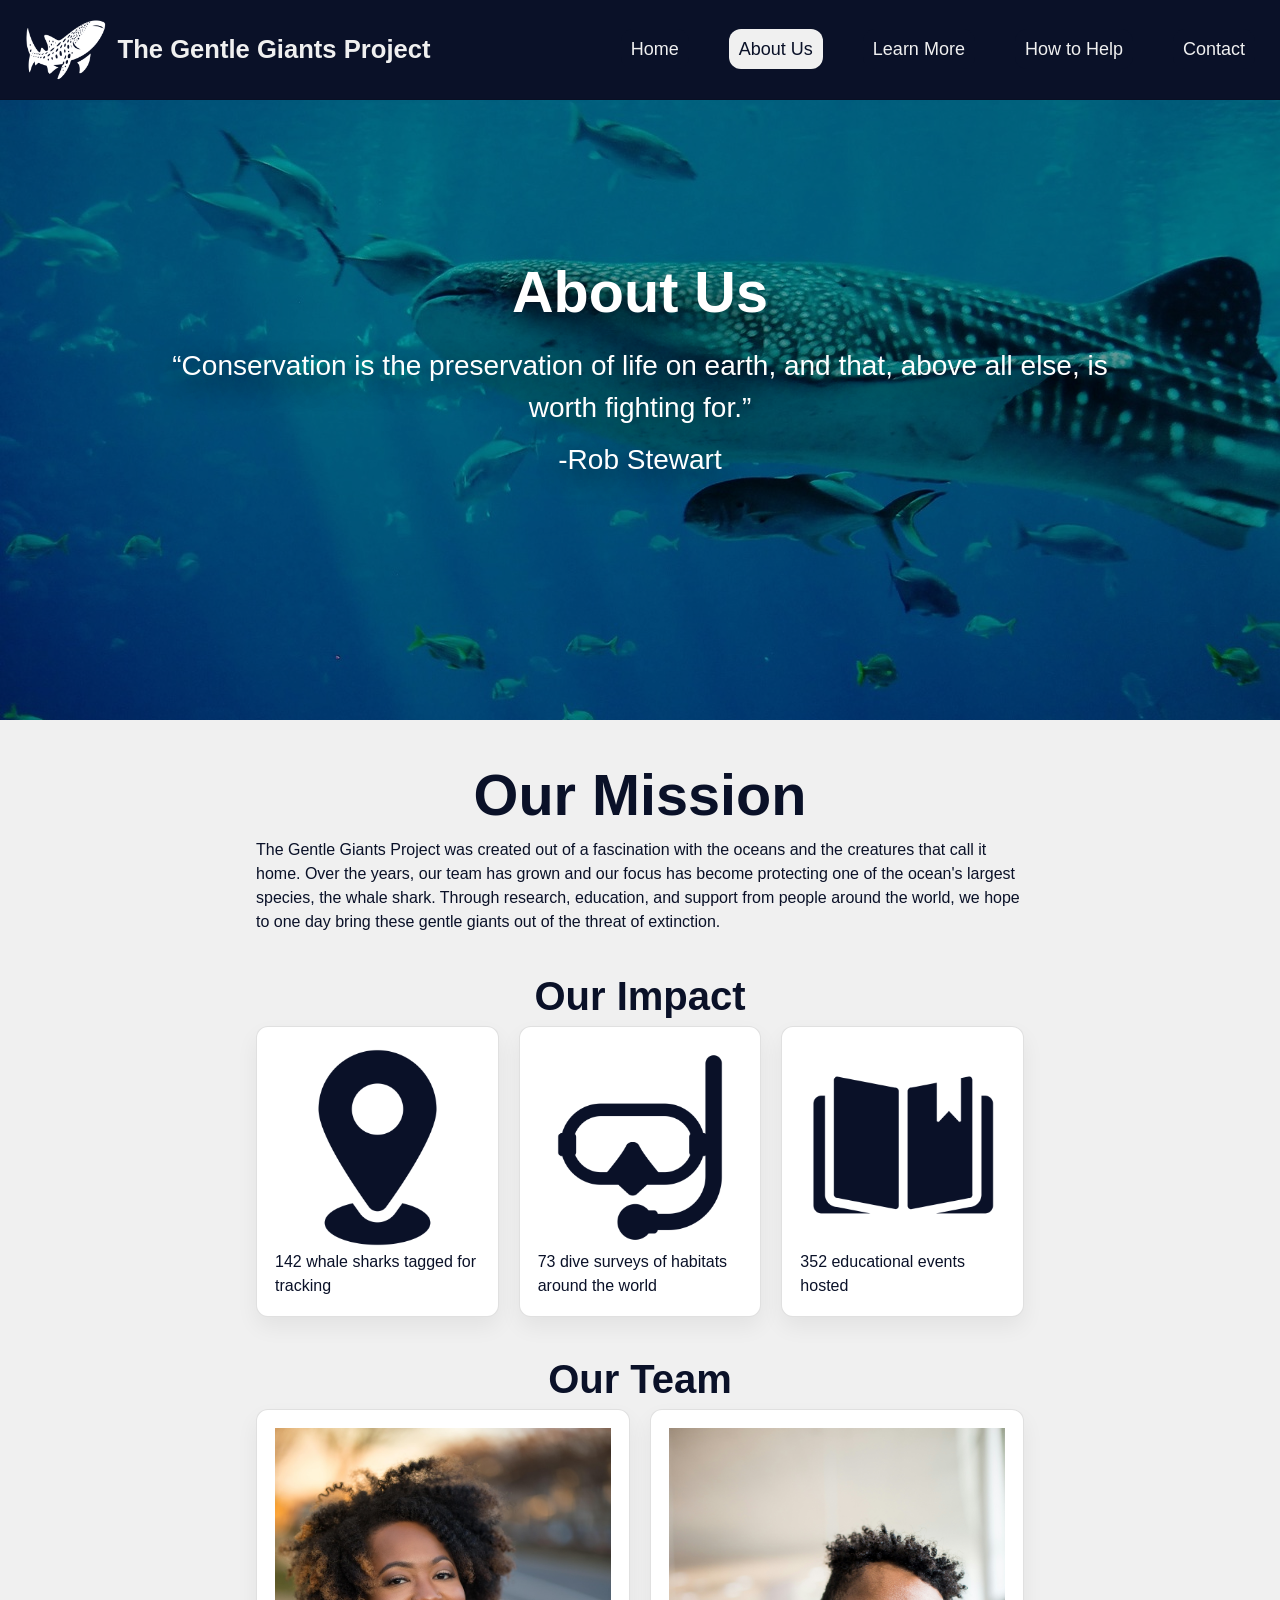
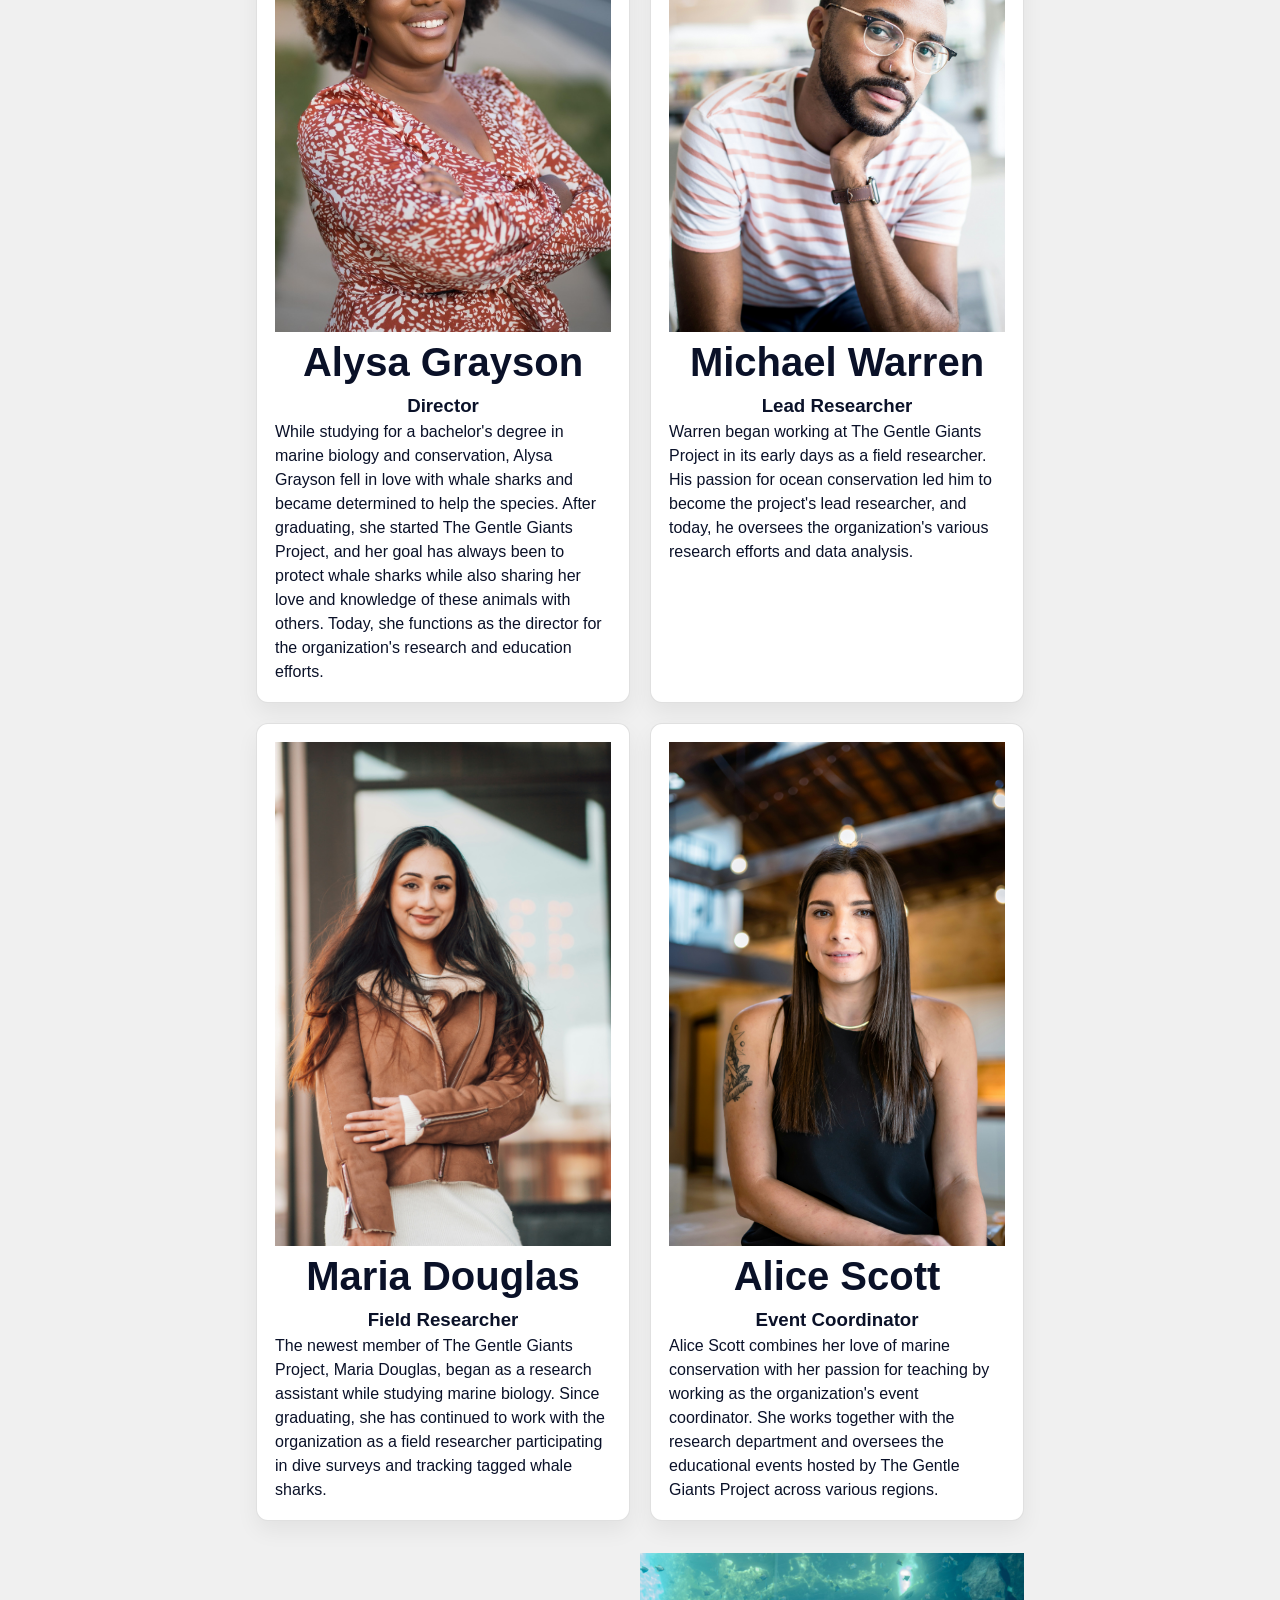
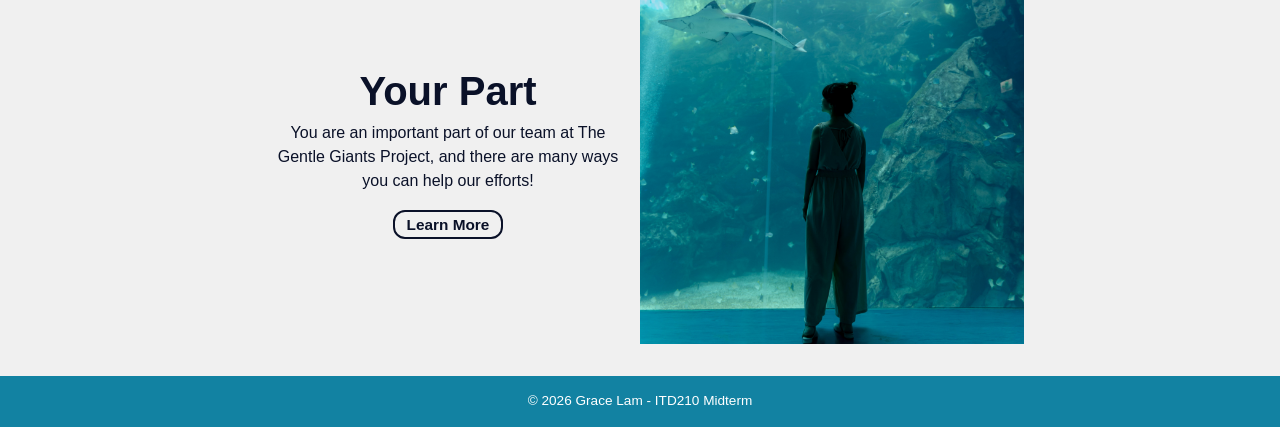
<file: about.html>
<!DOCTYPE html>
<html lang="en">
<head>
    <meta charset="UTF-8">
    <meta name="viewport" content="width=device-width, initial-scale=1.0">
    <title>About Us</title>
    <link rel="stylesheet" href="style2.css">
</head>
<body>
    
    <header class="header">

<!-- Branding section with logo and company name -->
         <div class="brand">
            <img src="images/brand_icon.png" alt="whale shark icon">
            <span>The Gentle Giants Project</span>
         </div>

<!-- desktop/main navigation -->
        <nav class="main_nav">
            <ul>
                <li><a href="index.html">Home</a></li>
                <li><a class="active" href="about.html">About Us</a></li>
                <li><a href="learn.html">Learn More</a></li>
                <li><a href="help.html">How to Help</a></li>
                <li><a href="contact.html">Contact</a></li>
            </ul>
        </nav>

<!-- mobile toggle -->
        <button class="mobile_toggle" id="mobileToggle" aria-label="Open navigation" aria-expanded="false">
              <span aria-hidden="true"></span>
        </button>

<!-- mobile nav -->
        <ul class="mobile_nav" id="mobileNav">
                <li><a href="index.html">Home</a></li>
                <li><a class="active" href="about.html">About Us</a></li>
                <li><a href="learn.html">Learn More</a></li>
                <li><a href="help.html">How to Help</a></li>
                <li><a href="contact.html">Contact</a></li>
            </ul>

    </header>

    <main>
<!-- Hero section -->
        <section class="hero">
            <div class="hero_img">
                <img src="images/hero_img.jpg" alt="whale shark swimming with various fish">
            </div>

            <div class="hero_text">
                <h1>About Us</h1>
                <p class="quote">“Conservation is the preservation of life on earth, and that, above all else, is worth fighting for.”</p>
                <p>-Rob Stewart</p>
            </div>
        </section>

<!-- mission/history section -->
        <section class="mission">
            <h2>Our Mission</h2>
            <p>The Gentle Giants Project was created out of a fascination with the oceans and the creatures that call it home. Over the years, our team has grown and our focus has become protecting one of the ocean's largest species, the whale shark. Through research, education, and support from people around the world, we hope to one day bring these gentle giants out of the threat of extinction.</p>
        </section>

<!-- impact statistics -->
        <section class="impact">
            <h2>Our Impact</h2>

            <div class="impact_wrapper">
                <div class="card">
                    <img src="images/tag.png" alt="location pin symbol">
                    <p>142 whale sharks tagged for tracking</p>
                </div>

                <div class="card">
                    <img src="images/dive.png" alt="illustration of a diving mask">
                    <p>73 dive surveys of habitats around the world</p>
                </div>

                <div class="card">
                    <img src="images/education.png" alt="illustration of an open book">
                    <p>352 educational events hosted</p>
                </div>
            </div>
        </section>

<!-- team section -->
        <section class="team">
            <h2>Our Team</h2>

            <div class="team_wrapper">
                <div class="card">
                    <img src="images/team1.jpg" alt="Portrait of a woman outside">
                    <h3 class="name">Alysa Grayson</h3>
                    <h3>Director</h3>
                    <p>While studying for a bachelor's degree in marine biology and conservation, Alysa Grayson fell in love with whale sharks and became determined to help the species. After graduating, she started The Gentle Giants Project, and her goal has always been to protect whale sharks while also sharing her love and knowledge of these animals with others. Today, she functions as the director for the organization's research and education efforts.</p>
                </div>

                <div class="card">
                    <img src="images/team2.jpg" alt="portrait of a man">
                    <h3 class="name">Michael Warren</h3>
                    <h3>Lead Researcher</h3>
                    <p>Warren began working at The Gentle Giants Project in its early days as a field researcher. His passion for ocean conservation led him to become the project's lead researcher, and today, he oversees the organization's various research efforts and data analysis.</p>
                </div>

                <div class="card">
                    <img src="images/team3.jpg" alt="portrait of a young woman">
                    <h3 class="name">Maria Douglas</h3>
                    <h3>Field Researcher</h3>
                    <p>The newest member of The Gentle Giants Project, Maria Douglas, began as a research assistant while studying marine biology. Since graduating, she has continued to work with the organization as a field researcher participating in dive surveys and tracking tagged whale sharks.</p>
                </div>

                <div class="card">
                    <img src="images/team4.jpg" alt="portrait of a woman">
                    <h3 class="name">Alice Scott</h3>
                    <h3>Event Coordinator</h3>
                    <p>Alice Scott combines her love of marine conservation with her passion for teaching by working as the organization's event coordinator. She works together with the research department and oversees the educational events hosted by The Gentle Giants Project across various regions.
                    </p>
                </div>
            </div>
        </section>

<!-- how to help section -->
        <section class="part">
            <div class="part_wrapper">
                <div class="part_text">
                    <h2>Your Part</h2>
                    <p>You are an important part of our team at The Gentle Giants Project, and there are many ways you can help our efforts!</p>
                    <a href="help.html">Learn More</a>
                </div>

                <img src="images/aquarium.jpg" alt="woman standing in front of an aquarium tank">
            </div>
        </section>

    </main>

<!-- footer -->
   <footer>
        &copy; 2026 Grace Lam - ITD210 Midterm
    </footer>


<!-- Javascript -->
  <script>

/* Mobile Navigation javascript */

const toggle = document.getElementById("mobileToggle");

const mobileNav = document.getElementById("mobileNav");

toggle.addEventListener("click", () => {

  const isOpen = mobileNav.classList.toggle("open");

  toggle.setAttribute("aria-expanded", String(isOpen));
});

 </script>
</body>
</html>
</file>
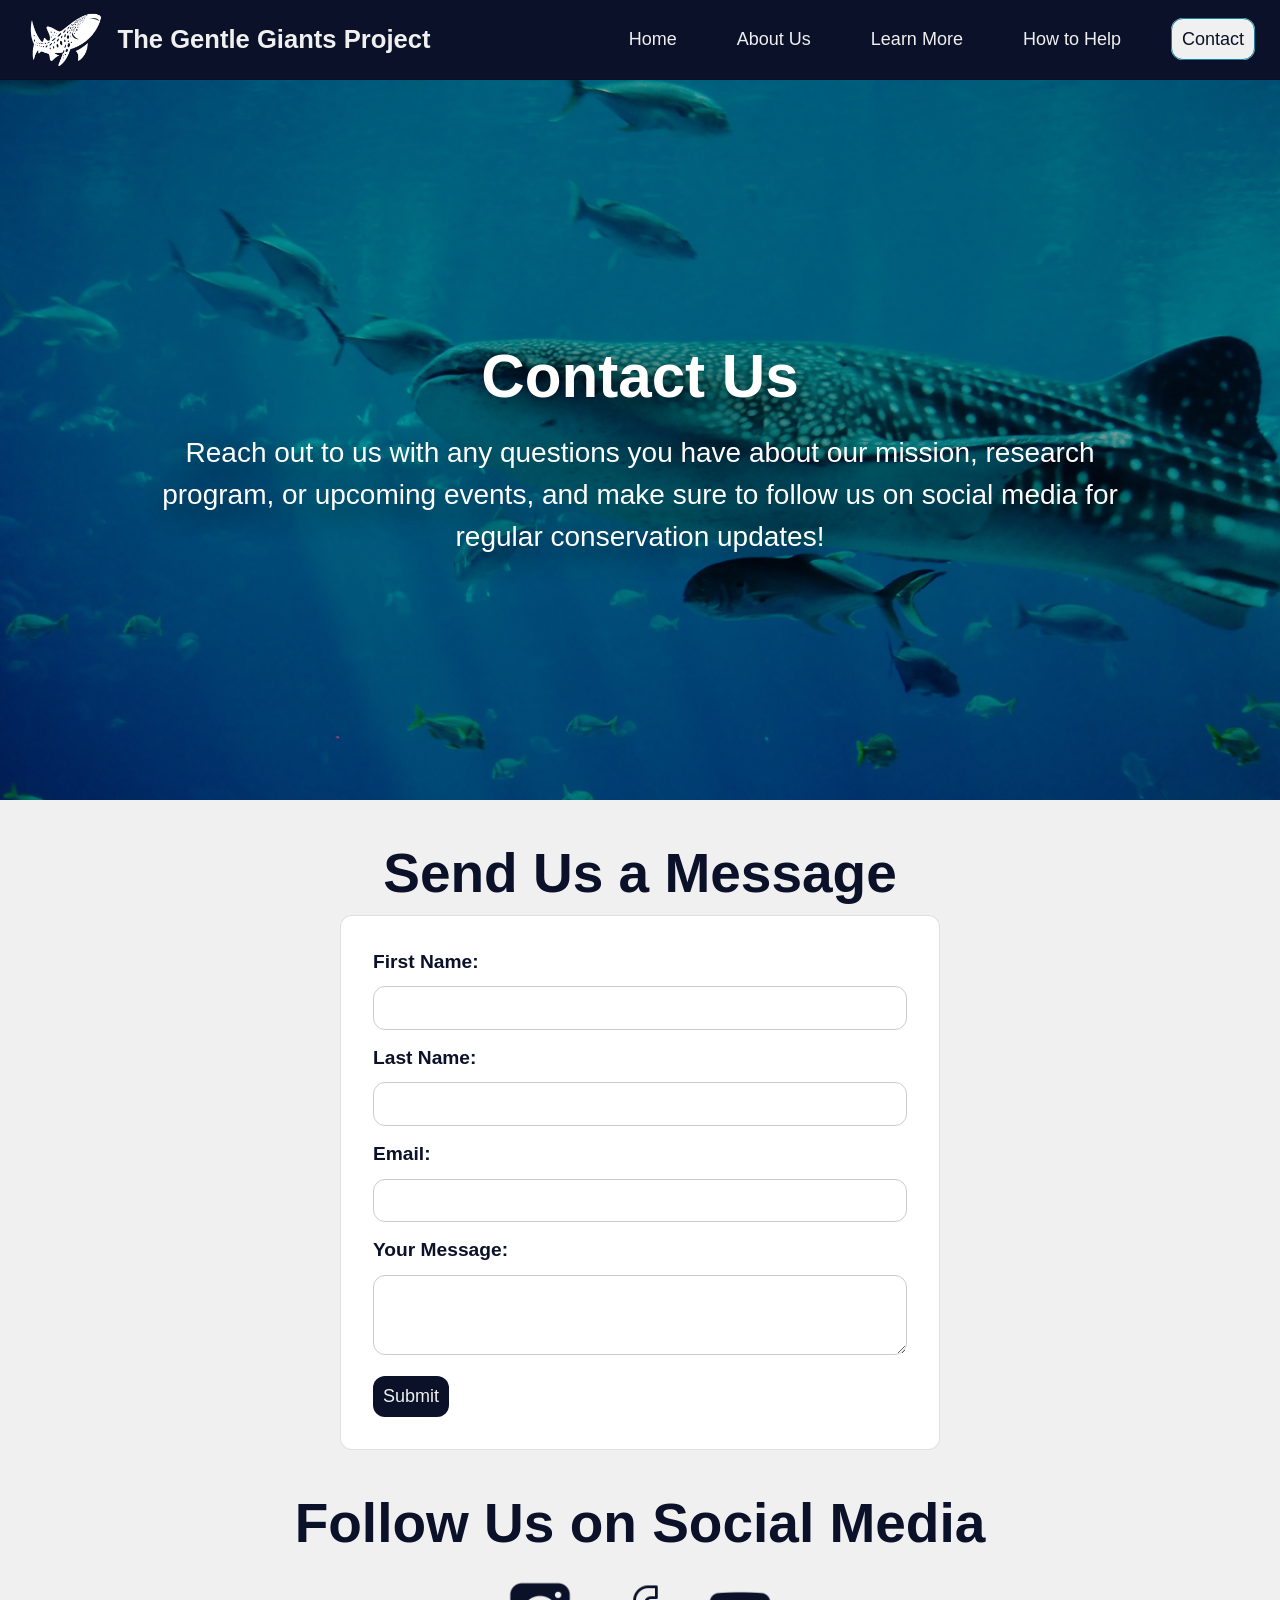
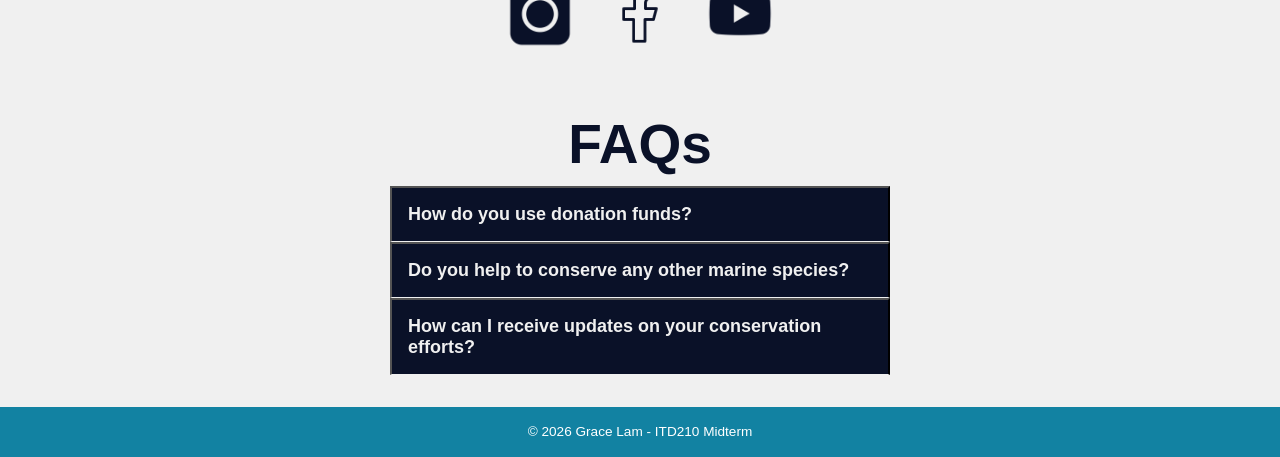
<file: contact.html>
<!DOCTYPE html>
<html lang="en">
<head>
    <meta charset="UTF-8">
    <meta name="viewport" content="width=device-width, initial-scale=1.0">
    <title>Contact Us</title>
    <link rel="stylesheet" href="style3.css">
</head>
<body>

    <!-- Header with brand logo and the navigation section-->
    <header class="header">

<!-- Branding section with logo and company name -->
         <div class="brand">
            <img src="images/brand_icon.png" alt="whale shark icon">
            <span>The Gentle Giants Project</span>
         </div>

<!-- desktop/main navigation -->
        <nav class="main_nav">
            <ul>
                <li><a href="index.html">Home</a></li>
                <li><a href="about.html">About Us</a></li>
                <li><a href="learn.html">Learn More</a></li>
                <li><a href="help.html">How to Help</a></li>
                <li><a class="active" href="contact.html">Contact</a></li>
            </ul>
        </nav>

<!-- mobile toggle -->
        <button class="mobile_toggle" id="mobileToggle" aria-label="Open navigation" aria-expanded="false">
              <span aria-hidden="true"></span>
        </button>

<!-- mobile nav -->
        <ul class="mobile_nav" id="mobileNav">
                <li><a href="index.html">Home</a></li>
                <li><a href="about.html">About Us</a></li>
                <li><a href="learn.html">Learn More</a></li>
                <li><a href="help.html">How to Help</a></li>
                <li><a class="active" href="contact.html">Contact</a></li>
            </ul>

    </header>
    
    <!-- Hero section -->
    <section class="hero">
        <div class="hero_img">
            <img src="images/contact_hero.jpg" alt="Whale shark and fish swimming">
        </div>

        <div class="hero_text">
            <h1 class="hero_text">Contact Us</h1>
            <p>Reach out to us with any questions you have about our mission, research program, or upcoming events, and make sure to follow us on social media for regular conservation updates!</p>
        </div>

    </section>

    <!-- Message form section -->
    <section class="message">
        <h2>Send Us a Message</h2>
        <div class="message_wrapper">
            <div class="form_wrapper">
                <form class="message_form" action="#">
                    <!-- first name -->
                    <label for="fName">First Name:</label>
                    <input type="text" id="fName" name="firstName"> 

                    <!-- last name -->
                    <label for="lName">Last Name:</label>
                    <input type="text" id="lName" name="lastName"> 

                    <!-- email address -->
                    <label for="email">Email:</label>
                    <input type="email" id="email" name="email">

                    <!-- message/comment -->
                    <label for="comment">Your Message:</label>
                    <textarea name="comment" id="comment"></textarea>

                    <!-- submit button -->
                    <button>Submit</button>
                </form>
            </div>
        </div>
    </section>

    <!-- social media links -->
    <section class="social">
        <h2>Follow Us on Social Media</h2>
        <div class="social_wrapper">
            <a href="#">
                <img src="images/instagram.png" alt="instagram logo icon">
            </a>

            <a href="#">
                <img src="images/facebook.png" alt="facebook logo icon">
            </a>

            <a href="#">
                <img src="images/youtube.png" alt="youtube logo icon">
            </a>
        </div>
    </section>

    <!-- FAQ section -->
     <section class="questions">
        <h2>FAQs</h2>

        <button class="collapse">How do you use donation funds?</button>
            <div class="content">
                <p>The funds we receive from our supporters go towards our research program, habitat conservation efforts, and funding future educational events. </p>
            </div>
        
        <button class="collapse">Do you help to conserve any other marine species?</button>
            <div class="content">
                <p>The Gentle Giants Project focuses all of its time and resources on protecting whale sharks. However, our research and habitat work has positive effects for other species that share the ocean with whale sharks. We also partner with other marine conservation organizations that help other animals frequently.</p>
            </div>

        <button class="collapse">How can I receive updates on your conservation efforts?</button>
            <div class="content">
                <p>The best way to keep up to date with The Gentle Giants Project is to follow us on social media where we regularly post about our research, the whales we are tracking, and our upcoming events. We also keep our website up-to-date with our progress and events.</p>
            </div>

    <!-- how to create: https://www.w3schools.com/howto/howto_js_collapsible.asp  -->

     </section>

    <!-- footer -->
   <footer>
        &copy; 2026 Grace Lam - ITD210 Midterm
    </footer>

    <!-- Javascript -->
  <script>

    /* Mobile Navigation javascript */

    const toggle = document.getElementById("mobileToggle");

    const mobileNav = document.getElementById("mobileNav");

    toggle.addEventListener("click", () => {

    const isOpen = mobileNav.classList.toggle("open");

    toggle.setAttribute("aria-expanded", String(isOpen));
    });

    // collapsible faq javascript
    var coll = document.getElementsByClassName("collapse");
    var i;

    for (i = 0; i < coll.length; i++) {
        coll[i].addEventListener("click", function() {
            this.classList.toggle("active");
            var content = this.nextElementSibling; 
            if (content.style.display === "block") {
                content.style.display = "none";
            } else {
                content.style.display = "block";
            }
        });
    }   

 </script>
</body>
</html>

<!-- Citations -->
<!-- -	Image Credit (web source)
    o	File/Page: contact.html (Hero section)
    o	Image File: contact_hero.jpg
    o	Original creator: Jimmy Dominico
    o	Description: “whale shark and fish swimming”
    o	Source page: www.pixabay.com  
    o	License: free to use
    o	Accessed: 2026-4-20 -->

<!-- -	Image Credit (web source)
    o	File/Page: contact.html (social media section)
    o	Image File: instagram.png
    o	Original creator: Chehuna
    o	Description: "Instagram logo icon”
    o	Source page: www.thenounproject.com  
    o	License: royalty free license
    o	Accessed: 2026-4-20 -->

<!-- -	Image Credit (web source)
    o	File/Page: contact.html (social media section)
    o	Image File: facebook.png
    o	Original creator: Mert Guler
    o	Description: "Facebook logo icon”
    o	Source page: www.thenounproject.com  
    o	License: royalty free license
    o	Accessed: 2026-4-20 -->

<!-- -	Image Credit (web source)
    o	File/Page: contact.html (social media section)
    o	Image File: youtube.png
    o	Original creator: Dave Robson
    o	Description: "Youtube logo icon”
    o	Source page: www.thenounproject.com  
    o	License: royalty free license
    o	Accessed: 2026-4-20 -->

<!-- Source for Collapsible FAQ code help -->
 <!-- https://www.w3schools.com/howto/howto_js_collapsible.asp -->
</file>
<file: style2.css>
/* reset for entire page: margins and padding */
* {
    margin: 0;
    box-sizing: border-box;
}


/* Base styles for entire page */
:root{ 
    --bg: #f0f0f0;
    --ink: #0A1128;
    --card: #fff;
    --muted: #333333;
    --line: rgba(0,0,0,0.12);
    --radius: 12px;
    --shadow: 0 10px 22px rgba(0,0,0,.06);
    --space: 32px;
}

/* styles for body section */
/* styles for mobile first: screens under 600px */
body {
    background: var(--bg);
    color: var(--ink);
    font-family: 'Segoe UI', Tahoma, Geneva, Verdana, sans-serif;
    line-height: 1.5;
    overflow-x: hidden;
}

/* header styles */
header {
    position: fixed; top:0;left:0;width:100%;height:100px;
    background: #0A1128;
    border-bottom: 1px solid var(--line);
    /* header layout */
    display: flex;
    justify-content: space-between;
    align-items: center;

    padding: 0 20px;

    z-index: 10;
}

/* branding styles */
.brand {
    display: flex;
    align-items: center;
    gap: 8px;
    color: #f0f0f0;
    font-size: clamp(18px, 1.6rem, 26px);
    font-weight: 650;
}

.brand img {
    width: clamp(70px, 7vw, 100px);
    height: auto;
}

/* Main navigation styles */

/* layout */
.main_nav ul {
    display:flex;
    align-items: center;
    gap:20px;
    list-style-type: none;
}

/* link styles */
.main_nav a {
    text-decoration: none;
    color: #f0f0f0;
    background: #0A1128;
    font-size: clamp(12px, 3.5vh, 18px);
    font-weight:450;
    border-radius: var(--radius);
    padding: 10px;
}

.main_nav li {
    padding: 5px;
    margin-left: 10px;
}

/* style for active page */
.main_nav a.active {
    background: #f0f0f0;
    color: #0A1128;
}

/* hover style */
.main_nav a:hover {
    background: #1282A2;
}

/* Mobile navigation */

/* layout */
.mobile_nav li {
    display:flex;
    align-items: center;
    gap:20px;
    list-style-type: none;
}

/* link style */
.mobile_nav a {
    text-decoration: none;
    color: #f0f0f0;
    background: #0A1128;
    font-size: clamp(14px, 4vh, 20px);
    font-weight:450;
    border-radius: var(--radius);
    padding: 10px;
}

/* button for mobile menu */
.mobile_toggle {
   width:40px;height:40px;border-radius:999px;
   border:1px solid #0A1128;
   background:#f0f0f0;
   display:none;
   align-items:center;justify-content:center;
   cursor:pointer;
   z-index: 1000;
}

.mobile_toggle span{
  width:18px;height:2px;border-radius:999px;background:#111;
  position:relative;display:block;
}

.mobile_toggle span::before,
.mobile_toggle span::after{
  content:"";
  position:absolute;left:0;width:18px;height:2px;border-radius:999px;background:#111;
}
.mobile_toggle span::before{top:-6px;}
.mobile_toggle span::after{top:6px;}

/* media query to hide main nav and show mobile nav button */
@media(max-width:1200px){
  .main_nav{display:none;}
  .mobile_toggle{display:flex;}
}

/* mobile nav layout and style */
.mobile_nav{
  position:fixed;
  top:0;
  right:-100%;
  width:min(75vw,300px);
  height:100vh;
  background:#0A1128;
  opacity: 0.95;
  backdrop-filter:blur(18px);
  padding:88px 22px 24px;
  transition:right .35s ease;
  z-index:999;
}
.mobile_nav.open{right:0;}
.mobile_nav a{
  display:block;
  text-decoration:none;
  color:#f0f0f0;
  font-size:1.35rem;
  font-weight:700;
  padding:12px 10px;
  border-radius:14px;
}

.mobile_nav a:hover{
    background: #1282A2;
}

/* hero styles */
.hero {
    position: relative;
    min-height: 80vh;
    display: flex;
    justify-content: center;
    align-items: center;
    padding: clamp(48px, 8vh, 96px);
    overflow: hidden;
    margin-bottom: var(--space);
}

.hero img {
    position: absolute;
    z-index: 0;
    top: 50%;
    left: 50%;
    width: 100%;
    height: 100%;
    object-fit: cover;
    transform: translate(-50%, -50%);

    /* filter to make hero background darker so text is easier to read */
    filter: brightness(60%); 
}

.hero_text {
  position: relative;
  z-index: 3;
  max-width: 980px;
  padding: 0 12px;
}

.hero_text h1{
    color: #fff;
    font-size: clamp(40px, 4.5vw, 60px);
    font-weight: 700;
    max-width: 70ch;
    margin: 10px auto 0;
    text-shadow: 0 8px 28px rgba(0,0,0,0.75);
    text-align: center;
}

.hero_text p{
    color: #fff;
    font-size: clamp(28px, 2vw, 36px);
    font-weight: 400;
    max-width: 70ch;
    margin: 10px auto 0;
    text-shadow: 0 8px 28px rgba(0,0,0,0.75);
    text-align: center;
}

/* our mission section styles */
.mission {
    width: 60vw;
    margin-left: auto;
    margin-right: auto;
    margin-bottom: var(--space);
}

.mission h2 {
    text-align: center;
    font-size: clamp(40px, 4.5vw, 60px);
}

/* impact section styles */
.impact {
    width: 60vw;
    margin-left: auto;
    margin-right: auto;
    margin-bottom: var(--space);
}

.impact h2 {
    text-align: center;
    font-size: clamp(30px, 3.2vw, 40px);
}

/* wrapper for grid layout */
.impact_wrapper {
    display: grid;
    grid-template-columns: 1fr;
    gap: 20px;
}

/* our team section styles */
.team {
    width: 60vw;
    margin-left: auto;
    margin-right: auto;
    margin-bottom: var(--space);
}

.team h2 {
    text-align: center;
    font-size: clamp(30px, 3.2vw, 40px);
}

.name {
    font-size: clamp(30px, 3.2vw, 40px);
}

/* wrapper for team grid layout */
.team_wrapper {
    display: grid;
    grid-template-columns: 1fr;
    gap: 20px;
}

/* your part section styles */
.part {
    width: 60vw;
    margin-left: auto;
    margin-right: auto;
    margin-bottom: var(--space);
}

/* wrapper for grid layout */
.part_wrapper {
    display: grid;
    grid-template-columns: 1fr;
    align-items: center;
}

.part h2 {
    text-align: center;
    font-size: clamp(30px, 3.2vw, 40px);
}

.part_text {
    text-align: center;
    padding: 20px;
}
.part_text p {
    margin-bottom: 20px;
}

/* learn more button */
.part_text a {
    text-decoration:none;
    color: #0A1128;
    border: 2px solid #0A1128;
    border-radius: var(--radius);
    width: 130px;
    padding: 4px 12px;
    font-weight: 550;
    font-size: clamp(12px, 1.2vw, 16px);
    text-align: center;
}

.part_text a:hover {
    color: #f0f0f0;
    background: #1282A2;
    border: 2px solid #1282A2;
}

.part img {
    width: 100%;
    height: auto;
}

/* card styles: our impact and our team */
.card {
    background: var(--card);
    border: 1px solid var(--line);
    border-radius: var(--radius);
    padding: clamp(12px, 2vw, 18px);
    box-shadow: var(--shadow);
}

.card img {
    width: 100%;
    height: auto;
    display: block;
}

.card h3 {
    text-align: center;
}

/* media queries for responsive layout on different screen sizes */

/* changes layout for screens 600px and more */
@media (min-width: 600px) {
    .impact_wrapper{
        grid-template-columns: repeat(2, 1fr);
    }
}

/* changes layout for screens 900px and more */
@media (min-width: 900px) {
    .impact_wrapper{
        grid-template-columns: repeat(3, 1fr);
    }

    .team_wrapper {
        grid-template-columns: repeat(2, 1fr);
    }

    .part_wrapper {
        grid-template-columns: repeat(2, 1fr);
    }
}

/* footer styles */
footer {
    background-color: #1282A2;
    color: #fff;
    text-align: center;
    padding: 15px;
    font-size:.85rem;
}
</file>
<file: style3.css>
/* reset for entire page: margins and padding */
* {
    margin: 0;
    box-sizing: border-box;
}


/* Base styles for entire page */
:root{ 
    --bg: #f0f0f0;
    --ink: #0A1128;
    --card: #fff;
    --muted: #333333;
    --line: rgba(0,0,0,0.12);
    --radius: 12px;
    --shadow: 0 10px 22px rgba(0,0,0,.06);
    --space: 32px;
}

/* styles for body section */
/* styles for mobile first: screens under 600px */
body {
    background: var(--bg);
    color: var(--ink);
    font-family: 'Segoe UI', Tahoma, Geneva, Verdana, sans-serif;
    line-height: 1.5;
    overflow-x: hidden;
}

main {
    margin-top: 10px;
}

/* header styles */
header {
    position: sticky; top:0;left:0;width:100%;
    background: #0A1128;
    border-bottom: 1px solid var(--line);
    height: 80px;
    /* header layout */
    display: flex;
    justify-content: space-between;
    align-items: center;

    padding: 0 20px;

    z-index: 10;
}

/* branding styles */
.brand {
    display: flex;
    align-items: center;
    gap: 8px;
    color: #f0f0f0;
    font-size: clamp(18px, 1.6rem, 26px);
    font-weight: 650;
}

.brand img {
    width: clamp(70px, 7vw, 100px);
    height: auto;
    padding: 5px;
}

/* Main navigation styles */

/* layout */
.main_nav ul {
    display:flex;
    align-items: center;
    gap:20px;
    list-style-type: none;
}

/* link styles */
.main_nav a {
    text-decoration: none;
    color: #f0f0f0;
    background: #0A1128;
    font-size: clamp(12px, 3.5vh, 18px);
    font-weight:450;
    border-radius: var(--radius);
    padding: 10px;
}

.main_nav li {
    padding: 5px;
    margin-left: 10px;
}

/* style for active page */
.main_nav a.active {
    background: #f0f0f0;
    color: #0A1128;
}

/* hover style */
.main_nav a:hover {
    background: #1282A2;
}

/* Mobile navigation */

/* layout */

.mobile_nav {
    list-style-type: none;
}

.mobile_nav li {
    display:flex;
    align-items: center;
    gap:20px;
}

/* link style */
.mobile_nav a {
    text-decoration: none;
    color: #f0f0f0;
    background: #0A1128;
    font-size: clamp(14px, 4vh, 20px);
    font-weight:450;
    border-radius: var(--radius);
    padding: 10px;
}

/* button for mobile menu */
.mobile_toggle {
   width:40px;height:40px;border-radius:999px;
   border:1px solid #0A1128;
   background:#f0f0f0;
   display:none;
   align-items:center;justify-content:center;
   cursor:pointer;
   z-index: 1000;
}

.mobile_toggle span{
  width:18px;height:2px;border-radius:999px;background:#111;
  position:relative;display:block;
}

.mobile_toggle span::before,
.mobile_toggle span::after{
  content:"";
  position:absolute;left:0;width:18px;height:2px;border-radius:999px;background:#111;
}
.mobile_toggle span::before{top:-6px;}
.mobile_toggle span::after{top:6px;}

/* media query to hide main nav and show mobile nav button */
@media(max-width:1200px){
  .main_nav{display:none;}
  .mobile_toggle{display:flex;}
}

/* mobile nav layout and style */
.mobile_nav{
  position:fixed;
  top:0;
  right:-100%;
  width:min(75vw,300px);
  height:100vh;
  background:#0A1128;
  opacity: 0.95;
  backdrop-filter:blur(18px);
  padding:88px 22px 24px;
  transition:right .35s ease;
  z-index:999;
}
.mobile_nav.open{right:0;}
.mobile_nav a{
  display:block;
  text-decoration:none;
  color:#f0f0f0;
  font-size:1.35rem;
  font-weight:700;
  padding:12px 10px;
  border-radius:14px;
}

.mobile_nav a:hover{
    background: #1282A2;
}

/* hero styles */
.hero {
    position: relative;
    min-height: 80vh;
    display: flex;
    justify-content: center;
    align-items: center;
    padding: clamp(48px, 8vh, 96px);
    overflow: hidden;
    margin-bottom: var(--space);
}

.hero img {
    position: absolute;
    z-index: 0;
    top: 50%;
    left: 50%;
    width: 100%;
    height: 100%;
    object-fit: cover;
    transform: translate(-50%, -50%);

    /* filter to make hero background darker so text is easier to read */
    filter: brightness(60%); 
}

.hero_text {
  position: relative;
  z-index: 3;
  max-width: 980px;
  padding: 0 12px;
}

.hero_text h1{
    color: #fff;
    font-size: clamp(48px, 4.7vw, 65px);
    font-weight: 700;
    max-width: 70ch;
    margin: 10px auto 0;
    text-shadow: 0 8px 28px rgba(0,0,0,0.75);
    text-align: center;
}

.hero_text p{
    color: #fff;
    font-size: clamp(28px, 2vw, 36px);
    font-weight: 400;
    max-width: 70ch;
    margin: 10px auto 0;
    text-shadow: 0 8px 28px rgba(0,0,0,0.75);
    text-align: center;
}

/* message section styles */
.message {
    margin-bottom: var(--space);
}

.message h2 {
    text-align: center;
    font-size: clamp(40px, 4.3vw, 55px);
}

.form_wrapper {
    width: 400px;
    margin: 0 auto;
    background-color: var(--card);
    padding: var(--space);
    border: 1px solid var(--line);
    border-radius: var(--radius);
    margin-bottom: var(--space);
}

/* input styles */
input, textarea {
    width: 100%;
    margin-top: 10px;
    margin-bottom: 14px;
    padding: 10px;
    border: 1px solid #ccc;
    border-radius: var(--radius);
    box-sizing: border-box;
    resize: vertical;
    line-height: 1.6;
}

/* larger input for message */
#comment {
    min-height: 80px;
}

/* input focus */
input:focus, textarea:focus {
    border-color: #1282A2;
    box-shadow: 0 0 5px rgba(18, 130, 162, 0.5);
    outline: none;
}

/* form label styles */
.message_form label {
    font-size: clamp(16px, 1.5vw, 20px);
    font-weight: 600;
}

/* submit button styles */
.message_form button {
    text-decoration: none;
    color: #f0f0f0;
    background: #0A1128;
    font-size: clamp(12px, 3.5vh, 18px);
    font-weight:450;
    border: none;
    border-radius: var(--radius);
    padding: 10px;
}

.message_form button:hover {
    background: #1282A2;
}

/* media queries for responsive form */
@media (min-width:600px) {
    .form_wrapper {
        width: 500px;
    }
}

@media (min-width:950px) {
    .form_wrapper {
        width: 600px;
    }
}

/* social section styles */
.social {
    margin-bottom: var(--space);
}

.social_wrapper {
    width: 400px;
    margin-left: auto;
    margin-right: auto;
    display: flex;
    flex-direction: row;
    justify-content: center;
}

.social h2 {
    text-align: center;
    font-size: clamp(40px, 4.3vw, 55px);
}

.social img {
    width: 80px;
    height: auto;
    padding: 16px;
}

/* media queries for responsive form */
@media (min-width:600px) {
    .social img {
    width: 90px;
    height: auto;
    padding: 16px;
    }
}

@media (min-width:950px) {
    .social img {
        width: 100px;
        height: auto;
        padding: 16px;
    }
}

/* FAQ section styles */
.questions {
    width: 400px;
    margin-left: auto;
    margin-right: auto;
    margin-bottom: var(--space);
}

.questions h2 {
    text-align: center;
    font-size: clamp(40px, 4.3vw, 55px);
}

/* question styles */
.collapse {
    background-color: var(--ink);
    color: #f0f0f0;
    font-weight: 600;
    cursor: pointer;
    padding: 16px;
    width: 100%;
    text-align: left;
    outline: none;
    border-bottom: 1px solid #f0f0f0;
    font-size: 18px;
}

.active, .collapse:hover {
    background-color: #1282A2;
    border: 1px solid #1282A2;
}

/* content/answer styles */
.content {
    padding: 16px;
    font-size: 18px;
    display: none;
    overflow: hidden;
    background-color: var(--card);
    border: 1px solid var(--line);
}

/* media queries for responsive layout */
@media (min-width:600px) {
    .questions {
    width: 500px;
    }
}

@media (min-width:950px) {
    .questions {
    width: 500px;
    }
}

/* footer styles */
footer {
    background-color: #1282A2;
    color: #fff;
    text-align: center;
    padding: 15px;
    font-size:.85rem;
}
</file>
